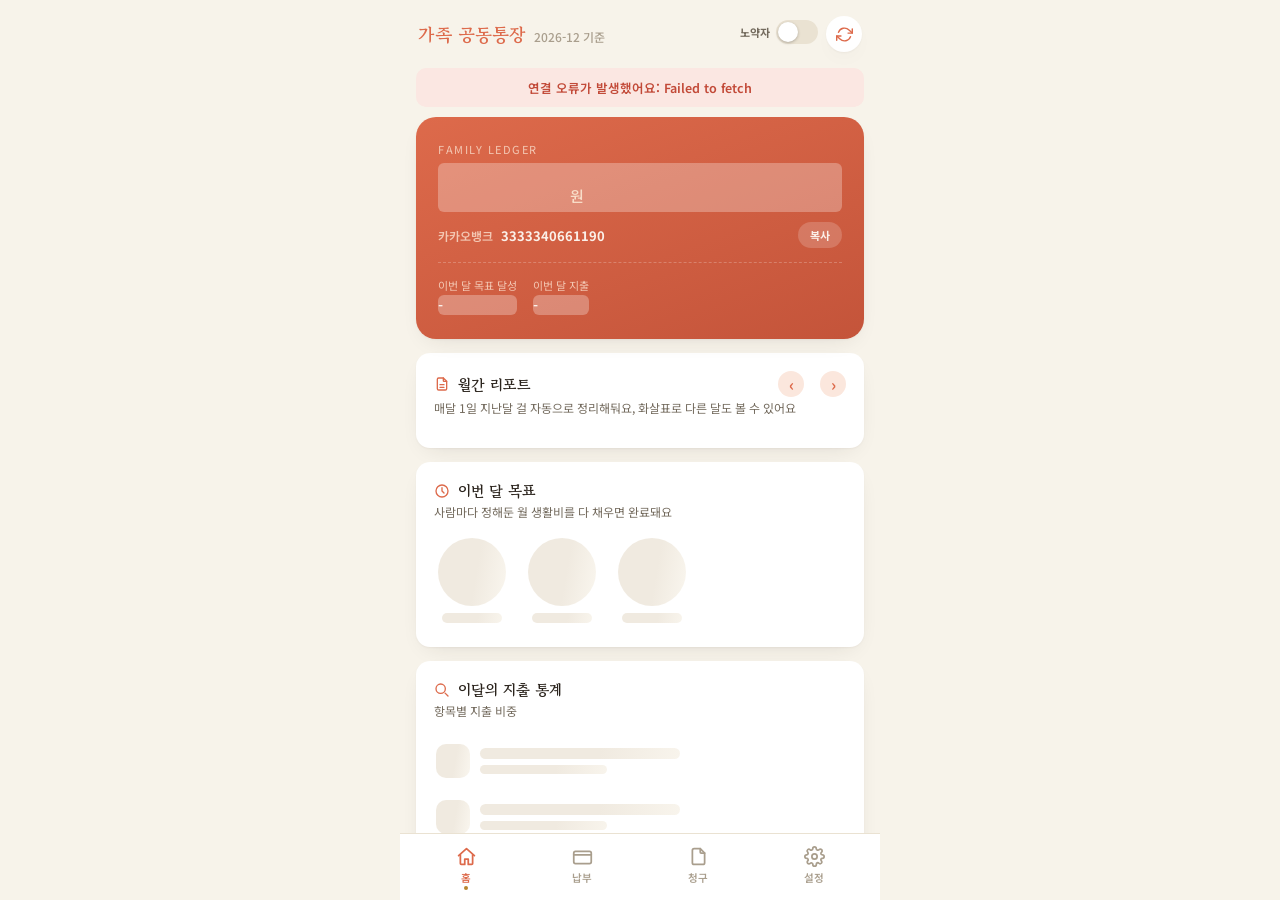
<file: docs/index.html>
<!DOCTYPE html>
<html lang="ko">
<head>
<meta charset="utf-8">
<meta name="viewport" content="width=device-width, initial-scale=1, viewport-fit=cover">
<title>가족 공동통장</title>
<link rel="icon" type="image/png" sizes="32x32" href="favicon-32-house.png">
<link rel="apple-touch-icon" href="apple-touch-icon-house.png">
<meta name="apple-mobile-web-app-capable" content="yes">
<meta name="apple-mobile-web-app-status-bar-style" content="black-translucent">
<meta name="apple-mobile-web-app-title" content="가족 공동통장">
<meta name="theme-color" content="#DD6A4B">
<link rel="preconnect" href="https://fonts.googleapis.com">
<link rel="preconnect" href="https://fonts.gstatic.com" crossorigin>
<link href="https://fonts.googleapis.com/css2?family=Gowun+Batang:wght@400;700&family=Noto+Sans+KR:wght@400;500;600;700&display=swap" rel="stylesheet">
<link rel="stylesheet" href="style.css?v=6">
<script>if (localStorage.getItem('familyBudgetSeniorMode') === '1') document.documentElement.classList.add('senior-mode');</script>
</head>
<body>

<div id="app">
  <header class="topbar">
    <div class="topbar-brand">
      <h1>가족 공동통장</h1>
      <span class="ym" id="ym-label"></span>
    </div>
    <div class="topbar-actions">
      <label class="senior-switch" title="노약자 모드">
        <span class="senior-switch-text">노약자</span>
        <input type="checkbox" id="senior-mode-toggle">
        <span class="senior-switch-track"><span class="senior-switch-thumb"></span></span>
      </label>
      <button class="icon-btn" id="refresh-btn" title="새로고침">
        <svg viewBox="0 0 24 24" fill="none" stroke="currentColor" stroke-width="2" stroke-linecap="round" stroke-linejoin="round"><path d="M23 4v6h-6M1 20v-6h6"/><path d="M3.51 9a9 9 0 0114.85-3.36L23 10M1 14l4.64 4.36A9 9 0 0020.49 15"/></svg>
      </button>
    </div>
  </header>
  <div class="status-banner hidden" id="status-banner"></div>

  <main id="main">
    <!-- 홈 -->
    <section class="tab-view" data-view="home">
      <div class="hero">
        <div class="eyebrow">Family Ledger</div>
        <div class="balance"><span id="system-balance">0</span><span class="unit">원</span></div>
        <div class="hero-account">
          <span class="hero-account-name">카카오뱅크</span>
          <span class="hero-account-no">3333340661190</span>
          <button type="button" class="hero-account-copy" onclick="copyAccountNumber(this)">복사</button>
        </div>
        <div class="sub-line">
          <div class="sub-item"><div class="k">이번 달 목표 달성</div><div class="v" id="hero-goal-progress">-</div></div>
          <div class="sub-item"><div class="k">이번 달 지출</div><div class="v" id="hero-spent">-</div></div>
        </div>
      </div>

      <div class="pending-banner hidden" id="pending-claims-banner" onclick="switchTab('claim')">
        <div class="pending-banner-icon"><svg viewBox="0 0 24 24" fill="none" stroke="currentColor" stroke-width="2" stroke-linecap="round" stroke-linejoin="round"><path d="M12 9v4M12 17h.01"/><path d="M10.29 3.86L1.82 18a2 2 0 001.71 3h16.94a2 2 0 001.71-3L14.71 3.86a2 2 0 00-3.42 0z"/></svg></div>
        <div class="pending-banner-body">
          <div class="pending-banner-title">아직 이체 안 한 청구가 있어요</div>
          <div class="pending-banner-sub" id="pending-claims-summary"></div>
        </div>
        <div class="pending-banner-arrow">›</div>
      </div>

      <div class="card">
        <div class="card-title" style="justify-content: space-between;">
          <div style="display: flex; align-items: center; gap: 8px;">
            <svg viewBox="0 0 24 24" fill="none" stroke="currentColor" stroke-width="2" stroke-linecap="round" stroke-linejoin="round"><path d="M14 3v4a1 1 0 001 1h4"/><path d="M17 21H7a2 2 0 01-2-2V5a2 2 0 012-2h7l5 5v11a2 2 0 01-2 2z"/><path d="M9 13h6M9 17h6"/></svg>
            <h2>월간 리포트</h2>
          </div>
          <div class="report-nav">
            <button type="button" class="report-nav-btn" onclick="changeReportMonth(-1)">‹</button>
            <span id="report-ym-label"></span>
            <button type="button" class="report-nav-btn" onclick="changeReportMonth(1)">›</button>
          </div>
        </div>
        <div class="sub">매달 1일 지난달 걸 자동으로 정리해둬요, 화살표로 다른 달도 볼 수 있어요</div>
        <div id="monthly-report-box"></div>
      </div>

      <div class="card">
        <div class="card-title">
          <svg viewBox="0 0 24 24" fill="none" stroke="currentColor" stroke-width="2" stroke-linecap="round" stroke-linejoin="round"><circle cx="12" cy="12" r="9"/><path d="M12 7v5l3 3"/></svg>
          <h2>이번 달 목표</h2>
        </div>
        <div class="sub">사람마다 정해둔 월 생활비를 다 채우면 완료돼요</div>
        <div class="ring-grid" id="ring-grid"></div>
      </div>

      <div class="card">
        <div class="card-title">
          <svg viewBox="0 0 24 24" fill="none" stroke="currentColor" stroke-width="2" stroke-linecap="round" stroke-linejoin="round"><path d="M21 21l-4.35-4.35"/><circle cx="10" cy="10" r="7"/></svg>
          <h2>이달의 지출 통계</h2>
        </div>
        <div class="sub">항목별 지출 비중</div>
        <div id="breakdown-list"></div>
      </div>
    </section>

    <!-- 납부 -->
    <section class="tab-view hidden" data-view="pay">
      <div class="card">
        <div class="card-title">
          <svg viewBox="0 0 24 24" fill="none" stroke="currentColor" stroke-width="2" stroke-linecap="round" stroke-linejoin="round"><rect x="2" y="6" width="20" height="14" rx="2"/><path d="M2 10h20"/><path d="M6 15h4"/></svg>
          <h2>이번 달 납부</h2>
        </div>
        <div class="sub">형편에 맞는 금액을 각자 입력해주세요</div>
        <label>이름</label><select id="pay-name"></select>
        <label>납부 금액(원)</label><input type="text" inputmode="numeric" class="money" id="pay-amount" placeholder="예: 200,000">
        <button class="btn" onclick="doPayment(this)">납부 등록</button>
        <div class="msg" id="pay-msg"></div>
      </div>

      <div class="card">
        <div class="card-title"><h2>이번 달 납부 현황</h2></div>
        <div class="list" id="payment-list"></div>
      </div>
    </section>

    <!-- 청구 -->
    <section class="tab-view hidden" data-view="claim">
      <div class="card">
        <div class="card-title">
          <svg viewBox="0 0 24 24" fill="none" stroke="currentColor" stroke-width="2" stroke-linecap="round" stroke-linejoin="round"><path d="M14 3v4a1 1 0 001 1h4"/><path d="M17 21H7a2 2 0 01-2-2V5a2 2 0 012-2h7l5 5v11a2 2 0 01-2 2z"/><path d="M9 13h6M9 17h6"/></svg>
          <h2>지출 청구</h2>
        </div>
        <div class="sub">먼저 쓰고 청구하면, 확인 후 이체해드려요</div>
        <label>청구자</label><select id="claim-name"></select>
        <label>항목</label>
        <div class="inline-row">
          <div><select id="claim-category"></select></div>
          <button class="btn ghost" onclick="doAddCategory(this)" type="button">+ 항목추가</button>
        </div>
        <label>금액(원)</label><input type="text" inputmode="numeric" class="money" id="claim-amount" placeholder="예: 50,000">
        <label>날짜</label><input type="date" id="claim-date">
        <label>메모</label><input type="text" id="claim-memo" placeholder="예: 7월 전기요금">
        <button class="btn" onclick="doClaim(this)">청구 등록</button>
        <div class="msg" id="claim-msg"></div>
      </div>

      <div class="card">
        <div class="card-title"><h2>지출 청구 목록</h2></div>
        <div class="sub">이체하셨으면 완료 처리해주세요 (정기지출은 매달 자동 생성)</div>
        <div class="list" id="claim-list"></div>
      </div>
    </section>

    <!-- 설정 -->
    <section class="tab-view hidden" data-view="settings">
      <div class="card">
        <div class="card-title"><h2>지난 기록 보기</h2></div>
        <select id="month-picker"></select>
      </div>

      <div class="card">
        <div class="card-title">
          <svg viewBox="0 0 24 24" fill="none" stroke="currentColor" stroke-width="2" stroke-linecap="round" stroke-linejoin="round"><circle cx="9" cy="8" r="4"/><path d="M2 21v-1a7 7 0 017-7h0a7 7 0 017 7v1"/><path d="M19 8v6M22 11h-6"/></svg>
          <h2>가족 구성원</h2>
        </div>
        <div class="sub">새 구성원을 추가하거나, 잠깐 안 낼 사람은 휴면 처리하세요</div>
        <label>이름</label><input type="text" id="member-name" placeholder="예: 김민준">
        <label>월 목표금액(원, 선택)</label><input type="text" inputmode="numeric" class="money" id="member-target" placeholder="나중에 정해도 돼요">
        <button class="btn ghost" onclick="doAddMember(this)" type="button">+ 구성원 추가</button>
        <div class="msg" id="member-msg"></div>
        <div class="list" id="member-list" style="margin-top:10px;"></div>
      </div>

      <div class="card">
        <div class="card-title"><h2>초기 잔액 설정</h2></div>
        <div class="sub">이 앱을 쓰기 시작하기 전, 통장에 이미 있던 금액</div>
        <div class="inline-row">
          <div><input type="text" inputmode="numeric" class="money" id="initial-balance-input" placeholder="0"></div>
          <button class="btn ghost" onclick="doSetInitialBalance(this)">저장</button>
        </div>
        <div class="msg" id="initial-balance-msg"></div>
      </div>

      <div class="card">
        <div class="card-title">
          <svg viewBox="0 0 24 24" fill="none" stroke="currentColor" stroke-width="2" stroke-linecap="round" stroke-linejoin="round"><circle cx="12" cy="12" r="9"/><path d="M12 6v6l4 2"/></svg>
          <h2>예금이자 입력</h2>
        </div>
        <div class="sub">통장에 이자가 들어오면 그때그때 직접 입력해주세요 (멤버 납부 현황과는 별개로 잔액에만 반영돼요)</div>
        <label>이자 금액(원)</label><input type="text" inputmode="numeric" class="money" id="interest-amount" placeholder="예: 3,200">
        <label>메모(선택)</label><input type="text" id="interest-memo" placeholder="예: 8월 이자">
        <button class="btn ghost" onclick="doInterest(this)">반영하기</button>
        <div class="msg" id="interest-msg"></div>
      </div>

      <div class="card">
        <div class="card-title">
          <svg viewBox="0 0 24 24" fill="none" stroke="currentColor" stroke-width="2" stroke-linecap="round" stroke-linejoin="round"><rect x="3" y="4" width="18" height="18" rx="2"/><path d="M16 2v4M8 2v4M3 10h18"/></svg>
          <h2>렌탈료 · 정기지출</h2>
        </div>
        <div class="sub">등록해두면 매달 자동으로 지출 청구 목록에 생겨요. 관리비·전기세·대출이자처럼 금액이 매달 바뀌면 변동금액에 체크하세요. 카드 자동청구라 깜빡하기 쉬운 것도 청구 목록에 "금액 입력 필요"로 떠서 잊지 않고 챙길 수 있어요.</div>
        <label>항목명</label><input type="text" id="rec-name" placeholder="예: 관리비, 전기세, 대출이자">
        <label id="rec-amount-label">정기 금액(원)</label><input type="text" inputmode="numeric" class="money" id="rec-amount" placeholder="예: 200,000">
        <div class="checkbox-row">
          <label class="checkbox-label"><input type="checkbox" id="rec-variable" onchange="toggleRecVariable()"> 매달 금액이 바뀌어요 (변동금액)</label>
        </div>
        <label>주기</label><select id="rec-cycle"><option>매월</option><option>격월</option><option>분기</option></select>
        <button class="btn" onclick="doRecurring(this)">등록</button>
        <div class="msg" id="rec-msg"></div>
        <div class="list" id="recurring-list" style="margin-top:10px;"></div>
      </div>

      <div class="card">
        <div class="card-title">
          <svg viewBox="0 0 24 24" fill="none" stroke="currentColor" stroke-width="2" stroke-linecap="round" stroke-linejoin="round"><path d="M9 11l3 3L22 4"/><path d="M21 12v7a2 2 0 01-2 2H5a2 2 0 01-2-2V5a2 2 0 012-2h11"/></svg>
          <h2>잔액 대사</h2>
        </div>
        <div class="sub">실제 통장 잔액과 시스템 잔액을 비교합니다</div>
        <label>실제 통장 잔액(원)</label><input type="text" inputmode="numeric" class="money" id="actual-balance">
        <button class="btn gold" onclick="doReconcile(this)">대사하기</button>
        <div id="reconcile-msg"></div>
      </div>

      <div class="card">
        <div class="card-title">
          <svg viewBox="0 0 24 24" fill="none" stroke="currentColor" stroke-width="2" stroke-linecap="round" stroke-linejoin="round"><path d="M14 3v4a1 1 0 001 1h4"/><path d="M17 21H7a2 2 0 01-2-2V5a2 2 0 012-2h7l5 5v11a2 2 0 01-2 2z"/></svg>
          <h2>원본</h2>
        </div>
        <div class="sub">문제 생겼을 때 여기서 원본 구글 시트를 직접 열어 고칠 수 있어요</div>
        <a class="btn ghost" href="https://docs.google.com/spreadsheets/d/19xNNA1L087hkZc39fDIJqnUsJBXBARytRCMkBOyosnU/edit" target="_blank" rel="noopener">구글 스프레드시트 열기</a>
      </div>
    </section>
  </main>

  <nav class="tabbar">
    <button class="tab-btn active" data-tab="home">
      <svg viewBox="0 0 24 24" fill="none" stroke="currentColor" stroke-width="2" stroke-linecap="round" stroke-linejoin="round"><path d="M3 11l9-8 9 8"/><path d="M5 10v10a1 1 0 001 1h4v-6h4v6h4a1 1 0 001-1V10"/></svg>
      <span>홈</span><div class="tab-dot"></div>
    </button>
    <button class="tab-btn" data-tab="pay">
      <svg viewBox="0 0 24 24" fill="none" stroke="currentColor" stroke-width="2" stroke-linecap="round" stroke-linejoin="round"><rect x="2" y="6" width="20" height="14" rx="2"/><path d="M2 10h20"/></svg>
      <span>납부</span><div class="tab-dot"></div>
    </button>
    <button class="tab-btn" data-tab="claim">
      <svg viewBox="0 0 24 24" fill="none" stroke="currentColor" stroke-width="2" stroke-linecap="round" stroke-linejoin="round"><path d="M14 3v4a1 1 0 001 1h4"/><path d="M17 21H7a2 2 0 01-2-2V5a2 2 0 012-2h7l5 5v11a2 2 0 01-2 2z"/></svg>
      <span>청구</span><div class="tab-dot"></div>
    </button>
    <button class="tab-btn" data-tab="settings">
      <svg viewBox="0 0 24 24" fill="none" stroke="currentColor" stroke-width="2" stroke-linecap="round" stroke-linejoin="round"><circle cx="12" cy="12" r="3"/><path d="M19.4 15a1.65 1.65 0 00.33 1.82l.06.06a2 2 0 11-2.83 2.83l-.06-.06a1.65 1.65 0 00-1.82-.33 1.65 1.65 0 00-1 1.51V21a2 2 0 01-4 0v-.09A1.65 1.65 0 009 19.4a1.65 1.65 0 00-1.82.33l-.06.06a2 2 0 11-2.83-2.83l.06-.06A1.65 1.65 0 004.6 15a1.65 1.65 0 00-1.51-1H3a2 2 0 010-4h.09A1.65 1.65 0 004.6 9a1.65 1.65 0 00-.33-1.82l-.06-.06a2 2 0 112.83-2.83l.06.06A1.65 1.65 0 009 4.6a1.65 1.65 0 001-1.51V3a2 2 0 014 0v.09A1.65 1.65 0 0015.4 4.6a1.65 1.65 0 001.82-.33l.06-.06a2 2 0 112.83 2.83l-.06.06A1.65 1.65 0 0019.4 9a1.65 1.65 0 001.51 1H21a2 2 0 010 4h-.09a1.65 1.65 0 00-1.51 1z"/></svg>
      <span>설정</span><div class="tab-dot"></div>
    </button>
  </nav>

  <div class="modal-overlay hidden" id="goal-modal" onclick="if(event.target===this) closeGoalModal()">
    <div class="modal-card">
      <h3 id="goal-modal-name">목표 설정</h3>
      <div class="modal-row" id="goal-modal-carry" style="display:none;">
        <span class="k">이월된 미납액</span><span class="v bad" id="goal-modal-carry-amt"></span>
      </div>
      <label>월 목표금액(원)</label>
      <input type="text" inputmode="numeric" class="money" id="goal-modal-input" placeholder="예: 500,000">
      <div class="modal-actions">
        <button class="btn ghost" type="button" onclick="closeGoalModal()">닫기</button>
        <button class="btn" type="button" onclick="doSetTargetModal(this)">저장</button>
      </div>
    </div>
  </div>
</div>

<script src="app.js?v=6"></script>
</body>
</html>
</file>
<file: docs/style.css>
:root {
  --ink: #2B241D;
  --ink-soft: #736A5D;
  --ink-faint: #A99E8D;
  --paper: #F7F3EA;
  --card: #FFFFFF;
  --line: #EAE2D2;
  --accent: #DD6A4B;
  --accent-2: #C4543A;
  --accent-soft: #FBE7DD;
  --gold: #B8862E;
  --gold-soft: #F3E7CE;
  --good: #3F8F5F;
  --good-soft: #E4F2E7;
  --warn: #C08228;
  --warn-soft: #FBEEDD;
  --bad: #C24A38;
  --bad-soft: #FBE7E2;
  --radius-lg: 20px;
  --radius: 14px;
  --shadow: 0 1px 2px rgba(43,36,29,.04), 0 8px 24px -12px rgba(43,36,29,.16);
  --skeleton: linear-gradient(100deg, #F0EAE0 30%, #F8F4EC 50%, #F0EAE0 70%);
}

* { box-sizing: border-box; }

html, body { height: 100%; }

body {
  font-family: 'Noto Sans KR', sans-serif;
  background: var(--paper);
  color: var(--ink);
  margin: 0;
  -webkit-font-smoothing: antialiased;
  overscroll-behavior-y: none;
}

h1, h2, h3 { font-family: 'Gowun Batang', serif; font-weight: 700; text-wrap: balance; margin: 0; }

button { font-family: inherit; cursor: pointer; border: none; background: none; }
input, select { font-family: inherit; }

.hidden { display: none !important; }

/* ---------- 상태 배너(연결 오류 등, 필요할 때만 표시) ---------- */
.status-banner {
  flex: 0 0 auto; margin: 0 16px 10px; padding: 10px 14px; border-radius: 10px;
  background: var(--bad-soft); color: var(--bad); font-size: 12.5px; font-weight: 600; text-align: center;
}

/* ---------- 앱 셸 ---------- */
#app { display: flex; flex-direction: column; height: 100dvh; max-width: 480px; margin: 0 auto; background: var(--paper); }

.topbar {
  flex: 0 0 auto;
  display: flex; align-items: center; justify-content: space-between;
  padding: calc(16px + env(safe-area-inset-top)) 18px 16px;
  background: var(--paper);
}
.topbar-brand { display: flex; align-items: baseline; gap: 8px; }
.topbar-brand h1 { font-size: 18px; color: var(--accent); }
.topbar-brand .ym { font-size: 12px; color: var(--ink-faint); font-weight: 500; }
.topbar-actions { display: flex; align-items: center; gap: 8px; }
.icon-btn {
  width: 36px; height: 36px; border-radius: 50%;
  display: flex; align-items: center; justify-content: center;
  background: var(--card); box-shadow: var(--shadow); color: var(--accent);
}
.icon-btn svg { width: 17px; height: 17px; }
.icon-btn.spinning svg { animation: spin .7s linear; }
@keyframes spin { from { transform: rotate(0); } to { transform: rotate(360deg); } }
.senior-switch { display: flex; align-items: center; gap: 6px; cursor: pointer; }
.senior-switch input { position: absolute; opacity: 0; width: 0; height: 0; }
.senior-switch-text { font-size: 11px; font-weight: 700; color: var(--ink-soft); }
.senior-switch-track {
  flex: none; width: 42px; height: 24px; border-radius: 999px;
  background: var(--line); position: relative; transition: background .2s ease;
}
.senior-switch-thumb {
  position: absolute; top: 2px; left: 2px; width: 20px; height: 20px; border-radius: 50%;
  background: #fff; box-shadow: 0 1px 3px rgba(43,36,29,.3); transition: transform .2s ease;
}
.senior-switch input:checked + .senior-switch-track { background: var(--accent); }
.senior-switch input:checked + .senior-switch-track .senior-switch-thumb { transform: translateX(18px); }
.senior-switch input:focus-visible + .senior-switch-track { outline: 2px solid var(--accent); outline-offset: 2px; }

/* ---------- 토스트(짧은 안내 메시지) ---------- */
.toast {
  position: fixed; left: 50%; bottom: 96px; transform: translateX(-50%) translateY(10px);
  background: var(--ink); color: #fff; padding: 11px 20px; border-radius: 999px;
  font-size: 13px; font-weight: 700; box-shadow: var(--shadow);
  opacity: 0; pointer-events: none; transition: opacity .25s ease, transform .25s ease;
  z-index: 100; max-width: 82%; text-align: center; white-space: nowrap;
}
.toast.show { opacity: 1; transform: translateX(-50%) translateY(0); }

main { flex: 1 1 auto; overflow-y: auto; -webkit-overflow-scrolling: touch; padding: 0 16px 24px; }

.tab-view { display: flex; flex-direction: column; gap: 14px; animation: fadeIn .25s ease; }
@keyframes fadeIn { from { opacity: 0; transform: translateY(6px); } to { opacity: 1; transform: translateY(0); } }

/* ---------- 하단 탭바 ---------- */
.tabbar {
  flex: 0 0 auto;
  display: flex;
  background: var(--card);
  border-top: 1px solid var(--line);
  padding: 6px 8px calc(6px + env(safe-area-inset-bottom));
}
.tab-btn {
  flex: 1; display: flex; flex-direction: column; align-items: center; gap: 3px;
  padding: 6px 0 4px; border-radius: 12px; color: var(--ink-faint);
  transition: color .15s ease;
}
.tab-btn svg { width: 21px; height: 21px; }
.tab-btn span { font-size: 10.5px; font-weight: 600; letter-spacing: .01em; }
.tab-btn.active { color: var(--accent); }
.tab-btn.active .tab-dot { opacity: 1; transform: scale(1); }
.tab-dot { width: 4px; height: 4px; border-radius: 50%; background: var(--gold); opacity: 0; transform: scale(0); transition: all .2s ease; margin-top: -2px; }

/* ---------- 히어로 잔액 ---------- */
.hero {
  background: linear-gradient(160deg, var(--accent) 0%, var(--accent-2) 100%);
  border-radius: var(--radius-lg);
  padding: 24px 22px;
  color: #FBF0E9;
  box-shadow: var(--shadow);
  position: relative;
  overflow: hidden;
}
.hero::after {
  content: ''; position: absolute; inset: 0;
  background: radial-gradient(circle at 85% -10%, rgba(255,214,168,.35), transparent 55%);
  pointer-events: none;
}
.hero .eyebrow { font-size: 11px; letter-spacing: .14em; text-transform: uppercase; color: #F3C7B3; margin-bottom: 6px; }
.hero .balance { font-variant-numeric: tabular-nums; font-size: 34px; font-weight: 700; letter-spacing: -.01em; }
.hero .balance .unit { font-size: 15px; font-weight: 500; color: #F8DEC9; margin-left: 3px; }
.hero-account { display: flex; align-items: center; gap: 8px; margin-top: 10px; }
.hero-account-name { font-size: 12px; font-weight: 600; color: #F3C7B3; }
.hero-account-no { font-size: 13px; font-weight: 700; font-variant-numeric: tabular-nums; color: #FBF0E9; }
.hero-account-copy {
  flex: none; margin-left: auto; padding: 5px 12px; border-radius: 999px;
  background: rgba(255,255,255,.18); color: #FBF0E9; font-size: 11px; font-weight: 700;
  transition: background .15s ease, transform .08s ease;
}
.hero-account-copy:active { transform: scale(.96); }
.hero-account-copy:hover { background: rgba(255,255,255,.28); }
.hero-account-copy.copied { background: rgba(255,255,255,.4); }
.hero .sub-line { display: flex; gap: 16px; margin-top: 14px; padding-top: 14px; border-top: 1px dashed rgba(251,240,233,.25); }
.hero .sub-item .k { font-size: 11px; color: #F3C7B3; margin-bottom: 2px; }
.hero .sub-item .v { font-variant-numeric: tabular-nums; font-size: 14px; font-weight: 600; color: #FBF0E9; }

/* ---------- 미이체 청구 알림 배너 ---------- */
.pending-banner {
  display: flex; align-items: center; gap: 11px;
  background: var(--warn-soft); border-radius: var(--radius);
  padding: 13px 14px; cursor: pointer;
  transition: transform .08s ease;
}
.pending-banner:active { transform: scale(.98); }
.pending-banner-icon { flex: none; width: 32px; height: 32px; border-radius: 9px; background: #fff; display: flex; align-items: center; justify-content: center; color: var(--warn); }
.pending-banner-icon svg { width: 16px; height: 16px; }
.pending-banner-body { flex: 1; min-width: 0; }
.pending-banner-title { font-size: 13px; font-weight: 700; color: var(--warn); }
.pending-banner-sub { font-size: 11.5px; color: var(--ink-soft); margin-top: 1px; }
.pending-banner-arrow { flex: none; font-size: 20px; color: var(--warn); }

/* ---------- 카드 ---------- */
.card { background: var(--card); border-radius: var(--radius); padding: 18px; box-shadow: var(--shadow); }
.card-title { display: flex; align-items: center; gap: 8px; margin-bottom: 2px; }
.card-title svg { width: 16px; height: 16px; color: var(--accent); flex: none; }
.card-title h2 { font-size: 15px; color: var(--ink); }
.card .sub { font-size: 12px; color: var(--ink-soft); margin: 2px 0 14px; }
.report-nav { display: flex; align-items: center; gap: 8px; font-size: 12.5px; font-weight: 700; color: var(--ink-soft); font-variant-numeric: tabular-nums; }
.report-nav-btn { width: 26px; height: 26px; border-radius: 50%; background: var(--accent-soft); color: var(--accent); font-size: 16px; font-weight: 700; display: flex; align-items: center; justify-content: center; }
.report-nav-btn:active { transform: scale(.92); }
.report-text { font-size: 14.5px; line-height: 1.7; color: var(--ink); white-space: normal; }

/* ---------- 원형 게이지(목표) ---------- */
.ring-grid { display: flex; gap: 14px; overflow-x: auto; padding: 4px 2px 6px; margin: 0 -2px; }
.ring-item { flex: 0 0 auto; display: flex; flex-direction: column; align-items: center; gap: 7px; width: 76px; }
.ring-wrap { position: relative; width: 68px; height: 68px; }
.ring-wrap svg { transform: rotate(-90deg); }
.ring-label { position: absolute; inset: 0; display: flex; align-items: center; justify-content: center; font-size: 12px; font-weight: 700; font-variant-numeric: tabular-nums; color: var(--accent); }
.ring-name { font-size: 11.5px; font-weight: 600; text-align: center; }
.ring-amt { font-size: 10px; color: var(--ink-faint); font-variant-numeric: tabular-nums; text-align: center; }
.ring-carry { font-size: 9px; font-weight: 700; color: var(--bad); text-align: center; line-height: 1.3; }
.ring-item.dormant { opacity: .5; }
.ring-dormant-pill { font-size: 9px; font-weight: 700; color: var(--ink-faint); background: var(--line); border-radius: 999px; padding: 2px 8px; }

/* ---------- 폼 ---------- */
label { display: block; font-size: 12px; font-weight: 500; color: var(--ink-soft); margin: 12px 0 5px; }
label:first-of-type { margin-top: 0; }
input[type="text"], select {
  width: 100%; padding: 11px 12px; border: 1px solid var(--line); border-radius: 10px;
  font-size: 14.5px; background: #FBFCFA; color: var(--ink);
}
input:focus, select:focus, button:focus-visible { outline: 2px solid var(--accent); outline-offset: 1px; }
input.money { font-variant-numeric: tabular-nums; text-align: right; }
.inline-row { display: flex; gap: 8px; align-items: flex-end; }
.inline-row > div { flex: 1; }
.inline-row .btn { margin-top: 0; }

.checkbox-row { margin: 10px 0 2px; }
.checkbox-label { display: flex; align-items: center; gap: 7px; font-size: 12.5px; font-weight: 500; color: var(--ink-soft); cursor: pointer; }
.checkbox-label input[type="checkbox"] { width: 16px; height: 16px; accent-color: var(--accent); }

.btn {
  margin-top: 14px; padding: 12px 18px; border-radius: 11px; background: var(--accent);
  color: #fff; font-size: 14.5px; font-weight: 600; width: 100%;
  transition: transform .08s ease, background .15s ease;
  display: inline-block; text-align: center; text-decoration: none; box-sizing: border-box;
}
.btn:active { transform: scale(.98); }
.btn:hover { background: var(--accent-2); }
.btn.gold { background: var(--gold); }
.btn.gold:hover { background: #A2751F; }
.btn.small { width: auto; margin-top: 0; padding: 7px 13px; font-size: 12px; background: var(--accent-soft); color: var(--accent); border-radius: 8px; }
.btn.ghost { background: transparent; border: 1px solid var(--line); color: var(--ink-soft); width: auto; margin-top: 0; padding: 10px 14px; }

/* ---------- 리스트 ---------- */
.list { display: flex; flex-direction: column; gap: 2px; }
.list-row {
  display: flex; align-items: center; gap: 10px; padding: 11px 2px;
  border-bottom: 1px solid var(--line);
}
.list-row:last-child { border-bottom: none; }
.list-icon {
  flex: none; width: 34px; height: 34px; border-radius: 10px;
  background: var(--accent-soft); display: flex; align-items: center; justify-content: center; color: var(--accent);
}
.list-icon svg { width: 16px; height: 16px; }
.list-icon.gold { background: var(--gold-soft); color: var(--gold); }
.list-icon.warn { background: var(--warn-soft); color: var(--warn); }
.list-body { flex: 1; min-width: 0; }
.list-title { font-size: 13.5px; font-weight: 600; }
.list-sub { font-size: 11.5px; color: var(--ink-faint); margin-top: 1px; overflow: hidden; text-overflow: ellipsis; white-space: nowrap; }
.list-right { flex: none; text-align: right; }
.list-amt { font-variant-numeric: tabular-nums; font-weight: 700; font-size: 13.5px; }
.empty-state { text-align: center; padding: 28px 10px; color: var(--ink-faint); font-size: 12.5px; }

.list-row.needs-amount { align-items: flex-start; }
.amount-input-row { display: flex; gap: 6px; margin-top: 8px; }
.amount-input-row input { flex: 1; min-width: 0; padding: 8px 10px; border: 1px solid var(--line); border-radius: 8px; font-size: 13px; background: #FBFCFA; }
.amount-input-row .btn.small { flex: none; }

.pill { display: inline-block; padding: 3px 9px; border-radius: 999px; font-size: 10.5px; font-weight: 700; margin-top: 3px; }
.pill.done { background: var(--good-soft); color: var(--good); }
.pill.pending { background: var(--warn-soft); color: var(--warn); }
.pill.recurring { background: var(--accent-soft); color: var(--accent); margin-left: 4px; margin-top: 0; }
.pill.variable { background: var(--gold-soft); color: var(--gold); margin-left: 4px; margin-top: 0; }

/* ---------- 막대(카테고리) ---------- */
.bar-row { margin-bottom: 12px; }
.bar-row:last-child { margin-bottom: 0; }
.bar-top { display: flex; justify-content: space-between; align-items: center; font-size: 12.5px; margin-bottom: 5px; }
.bar-top .cat { display: flex; align-items: center; gap: 6px; font-weight: 600; }
.bar-top .cat .dot { width: 8px; height: 8px; border-radius: 50%; background: var(--gold); }
.bar-top .amt { font-variant-numeric: tabular-nums; color: var(--ink-soft); }
.bar-track { height: 7px; background: var(--accent-soft); border-radius: 999px; overflow: hidden; }
.bar-fill { height: 100%; background: var(--gold); border-radius: 999px; transition: width .5s cubic-bezier(.2,.8,.2,1); }

/* ---------- 메시지 ---------- */
.msg { font-size: 12.5px; margin-top: 10px; min-height: 1em; }
.msg.ok { color: var(--good); }
.msg.err { color: var(--bad); }

.reconcile-result { margin-top: 12px; padding: 13px 14px; border-radius: 10px; background: var(--accent-soft); font-size: 13px; line-height: 1.7; }
.reconcile-result .diff { font-weight: 700; font-variant-numeric: tabular-nums; }
.reconcile-result .diff.ok { color: var(--good); }
.reconcile-result .diff.bad { color: var(--bad); }

.section-label { font-size: 11px; font-weight: 700; letter-spacing: .06em; text-transform: uppercase; color: var(--ink-faint); margin: 4px 2px 0; }

/* ---------- 모달(목표금액 설정 팝업) ---------- */
.modal-overlay {
  position: fixed; inset: 0; background: rgba(43,36,29,.45); backdrop-filter: blur(1px);
  display: flex; align-items: center; justify-content: center; padding: 24px; z-index: 50;
}
.modal-card { background: var(--card); border-radius: var(--radius-lg); padding: 22px; width: 100%; max-width: 320px; box-shadow: var(--shadow); }
.modal-card h3 { font-size: 17px; margin-bottom: 14px; }
.modal-row { display: flex; justify-content: space-between; align-items: center; padding: 9px 11px; background: var(--bad-soft); border-radius: 9px; margin-bottom: 12px; }
.modal-row .k { font-size: 12px; color: var(--ink-soft); }
.modal-row .v { font-size: 13px; font-weight: 700; font-variant-numeric: tabular-nums; }
.modal-row .v.bad { color: var(--bad); }
.modal-actions { display: flex; gap: 8px; margin-top: 14px; }
.modal-actions .btn { margin-top: 0; }
.modal-actions .btn.ghost { flex: 1; }
.modal-actions .btn:not(.ghost) { flex: 1.4; }

.ring-goal-btn { font-size: 10px; font-weight: 700; color: var(--accent); background: var(--accent-soft); border-radius: 999px; padding: 4px 10px; width: 100%; }

/* ---------- 스켈레톤(첫 로딩 중 표시) ---------- */
.skel { background: var(--skeleton); background-size: 200% 100%; animation: shimmer 1.3s ease-in-out infinite; border-radius: 8px; }
@keyframes shimmer { 0% { background-position: 180% 0; } 100% { background-position: -20% 0; } }
.hero.skel-hero { color: transparent; }
.hero.skel-hero::after { display: none; }
.hero.skel-hero .balance,
.hero.skel-hero .sub-item .v { background: rgba(255,255,255,.28); border-radius: 6px; animation: shimmer 1.3s ease-in-out infinite; }
.ring-grid.skel-rings { gap: 14px; }
.skel-ring { flex: 0 0 auto; width: 76px; display: flex; flex-direction: column; align-items: center; gap: 7px; }
.skel-ring .skel-circle { width: 68px; height: 68px; border-radius: 50%; }
.skel-ring .skel-line { width: 80%; height: 10px; }
.skel-row { display: flex; align-items: center; gap: 10px; padding: 11px 2px; }
.skel-row .skel-icon { width: 34px; height: 34px; border-radius: 10px; flex: none; }
.skel-row .skel-lines { flex: 1; display: flex; flex-direction: column; gap: 6px; }
.skel-row .skel-lines div:first-child { width: 55%; height: 11px; }
.skel-row .skel-lines div:last-child { width: 35%; height: 9px; }

@media (prefers-reduced-motion: reduce) {
  .tab-view { animation: none; }
  .icon-btn.spinning svg { animation: none; }
  .skel { animation: none; }
}

/* ---------- 큰 글씨 모드(노약자용: 크게 + 두껍게 + 진하게) ---------- */
.senior-mode {
  --ink: #171310;
  --ink-soft: #2B241D;
  --ink-faint: #4A4230;
}
.senior-mode, .senior-mode input, .senior-mode select, .senior-mode button { font-weight: 700; }
.senior-mode h1, .senior-mode h2, .senior-mode h3 { font-weight: 800; }

.senior-mode .topbar-brand h1 { font-size: 21px; }
.senior-mode .topbar-brand .ym { font-size: 13.5px; font-weight: 700; color: var(--ink-soft); }

.senior-mode .hero .eyebrow { font-size: 13px; font-weight: 800; color: #FFF0E3; }
.senior-mode .balance { font-size: 48px; font-weight: 800; }
.senior-mode .balance .unit { font-size: 20px; font-weight: 700; color: #FFF0E3; }
.senior-mode .hero .sub-item .k { font-size: 14px; font-weight: 700; color: #FFF0E3; }
.senior-mode .hero .sub-item .v { font-size: 20px; font-weight: 800; color: #fff; }
.senior-mode .hero-account-name { font-size: 15px; font-weight: 700; color: #FFF0E3; }
.senior-mode .hero-account-no { font-size: 19px; font-weight: 800; color: #fff; }
.senior-mode .hero-account-copy { font-size: 14px; font-weight: 800; padding: 9px 16px; background: rgba(255,255,255,.32); }

.senior-mode .card-title h2 { font-size: 21px; }
.senior-mode .card-title svg { width: 22px; height: 22px; }
.senior-mode .card .sub { font-size: 15px; font-weight: 600; }

.senior-mode label { font-size: 16px; font-weight: 700; }
.senior-mode input[type="text"], .senior-mode select {
  font-size: 18px; padding: 15px 14px; border: 2px solid var(--ink-faint);
}
.senior-mode .btn { font-size: 18px; font-weight: 800; padding: 17px 18px; }
.senior-mode .btn.small { font-size: 15px; font-weight: 800; padding: 10px 16px; }
.senior-mode .btn.ghost { font-size: 16px; font-weight: 700; border: 2px solid var(--ink-soft); color: var(--ink-soft); }

.senior-mode .list-title { font-size: 17px; }
.senior-mode .list-sub { font-size: 14.5px; font-weight: 600; white-space: normal; }
.senior-mode .list-amt { font-size: 17px; font-weight: 800; }
.senior-mode .list-icon { width: 40px; height: 40px; }
.senior-mode .list-icon svg { width: 19px; height: 19px; }

.senior-mode .pill { font-size: 13px; font-weight: 800; padding: 5px 12px; color: #fff; }
.senior-mode .pill.done { background: var(--good); }
.senior-mode .pill.pending { background: var(--warn); }
.senior-mode .pill.recurring { background: var(--accent); }
.senior-mode .pill.variable { background: var(--gold); }

.senior-mode .msg { font-size: 15px; font-weight: 700; }

.senior-mode .ring-item { width: 88px; }
.senior-mode .ring-wrap { width: 80px; height: 80px; }
.senior-mode .ring-wrap svg { width: 80px !important; height: 80px !important; }
.senior-mode .ring-name { font-size: 15px; font-weight: 700; }
.senior-mode .ring-amt { font-size: 13px; font-weight: 700; }
.senior-mode .ring-label { font-size: 16px; font-weight: 800; }
.senior-mode .ring-goal-btn { font-size: 13px; font-weight: 800; padding: 6px 11px; }
.senior-mode .ring-dormant-pill { font-size: 12px; font-weight: 700; }
.senior-mode .ring-carry { font-size: 11px; }

.senior-mode .pending-banner { background: var(--warn); }
.senior-mode .pending-banner-icon { background: #fff; }
.senior-mode .pending-banner-title { font-size: 16px; font-weight: 800; color: #fff; }
.senior-mode .pending-banner-sub { font-size: 14px; font-weight: 700; color: #FFF3DE; }
.senior-mode .pending-banner-arrow { color: #fff; }

.senior-mode .tab-btn span { font-size: 13px; font-weight: 800; }
.senior-mode .tab-btn svg { width: 26px; height: 26px; }

.senior-mode .bar-top { font-size: 15px; font-weight: 700; }
.senior-mode .checkbox-label { font-size: 15px; font-weight: 700; }
.senior-mode .amount-input-row input { font-size: 16px; font-weight: 700; }
.senior-mode .reconcile-result { font-size: 16px; font-weight: 700; }
.senior-mode .senior-switch-text { font-size: 12px; font-weight: 800; }
</file>
